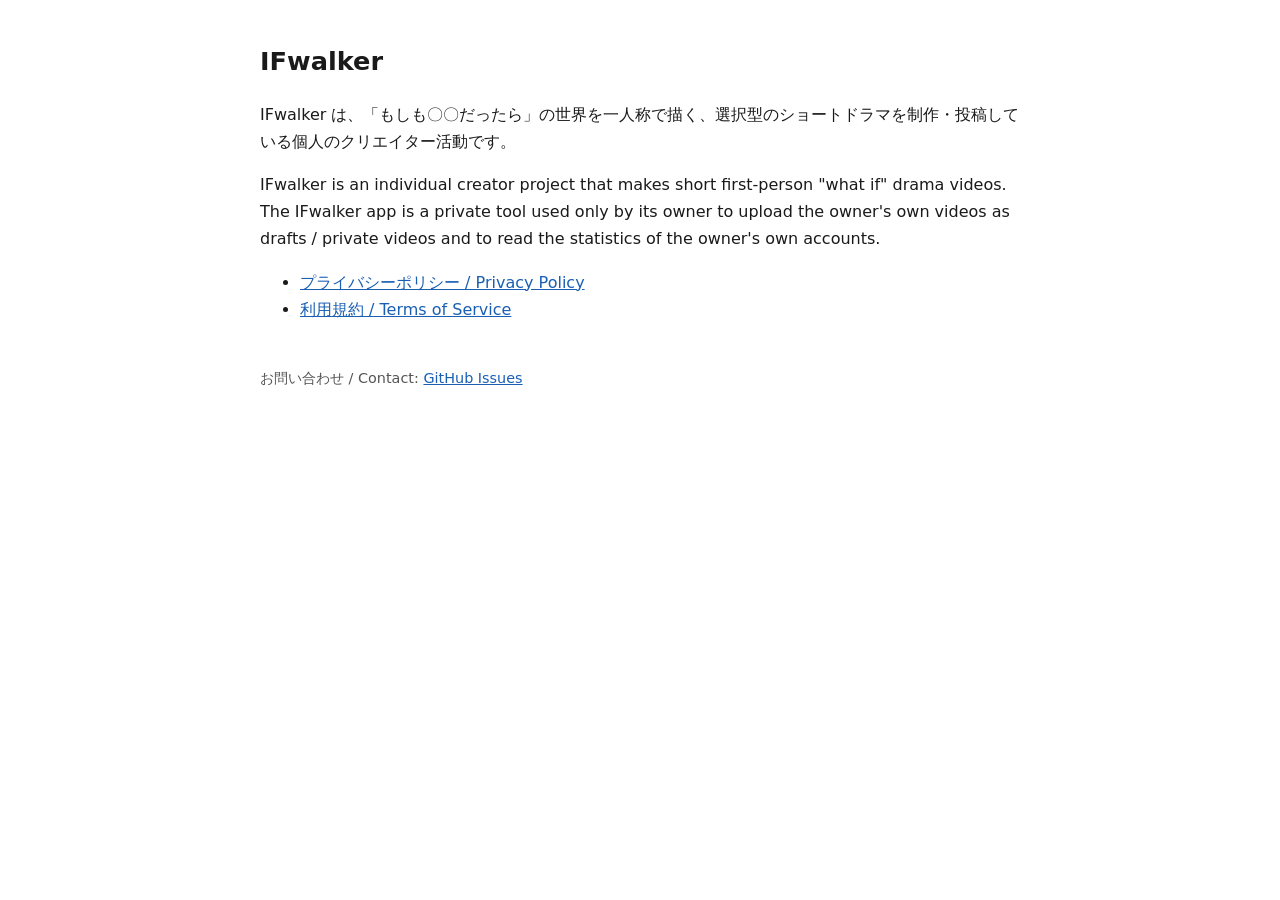
<file: index.html>
<!doctype html><html lang="ja"><head><meta charset="utf-8"><meta name="viewport" content="width=device-width,initial-scale=1">
<title>IFwalker</title><link rel="stylesheet" href="style.css"></head><body>
<h1>IFwalker</h1>
<p>IFwalker は、「もしも〇〇だったら」の世界を一人称で描く、選択型のショートドラマを制作・投稿している個人のクリエイター活動です。</p>
<p>IFwalker is an individual creator project that makes short first-person "what if" drama videos.
The IFwalker app is a private tool used only by its owner to upload the owner's own videos as drafts / private videos
and to read the statistics of the owner's own accounts.</p>
<ul><li><a href="privacy.html">プライバシーポリシー / Privacy Policy</a></li><li><a href="terms.html">利用規約 / Terms of Service</a></li></ul>
<footer>お問い合わせ / Contact: <a href="https://github.com/k45876992-dot/ifstudio-site/issues">GitHub Issues</a></footer>
</body></html>
</file>
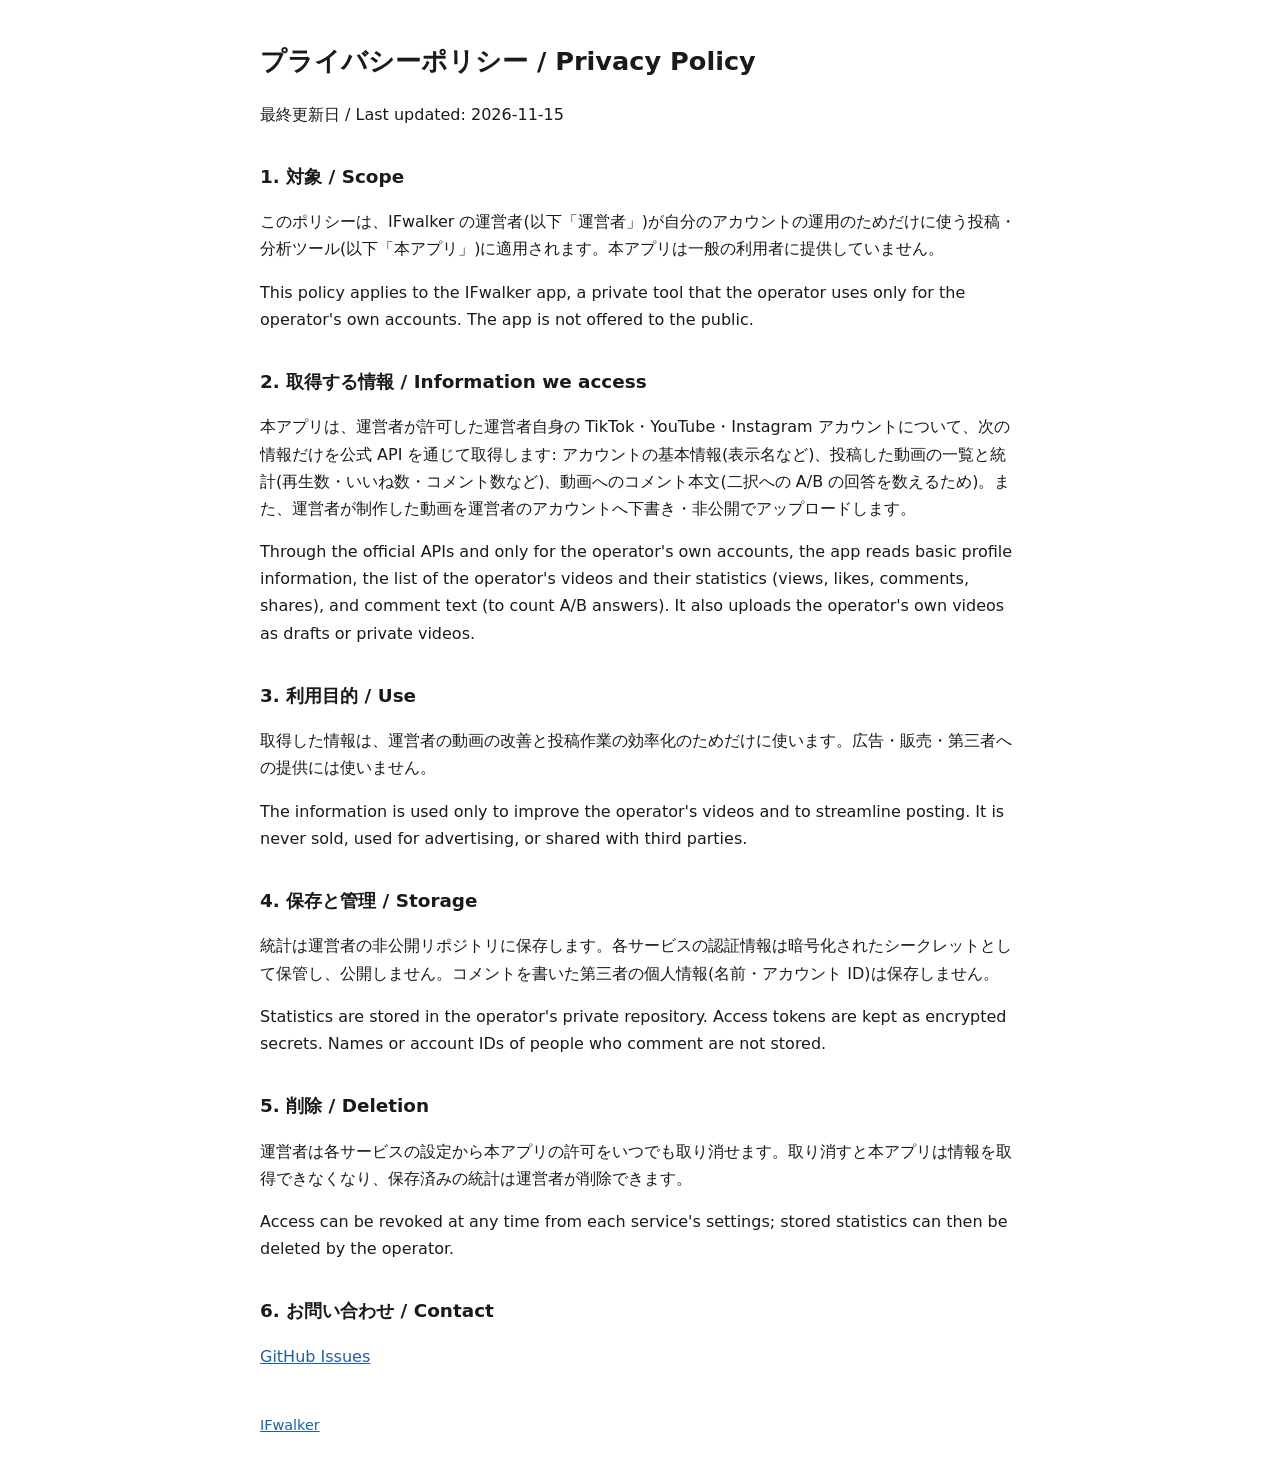
<file: privacy.html>
<!doctype html><html lang="ja"><head><meta charset="utf-8"><meta name="viewport" content="width=device-width,initial-scale=1">
<title>Privacy Policy - IFwalker</title><link rel="stylesheet" href="style.css"></head><body>
<h1>プライバシーポリシー / Privacy Policy</h1>
<p>最終更新日 / Last updated: 2026-11-15</p>
<h2>1. 対象 / Scope</h2>
<p>このポリシーは、IFwalker の運営者(以下「運営者」)が自分のアカウントの運用のためだけに使う投稿・分析ツール(以下「本アプリ」)に適用されます。本アプリは一般の利用者に提供していません。</p>
<p>This policy applies to the IFwalker app, a private tool that the operator uses only for the operator's own accounts. The app is not offered to the public.</p>
<h2>2. 取得する情報 / Information we access</h2>
<p>本アプリは、運営者が許可した運営者自身の TikTok・YouTube・Instagram アカウントについて、次の情報だけを公式 API を通じて取得します: アカウントの基本情報(表示名など)、投稿した動画の一覧と統計(再生数・いいね数・コメント数など)、動画へのコメント本文(二択への A/B の回答を数えるため)。また、運営者が制作した動画を運営者のアカウントへ下書き・非公開でアップロードします。</p>
<p>Through the official APIs and only for the operator's own accounts, the app reads basic profile information, the list of the operator's videos and their statistics (views, likes, comments, shares), and comment text (to count A/B answers). It also uploads the operator's own videos as drafts or private videos.</p>
<h2>3. 利用目的 / Use</h2>
<p>取得した情報は、運営者の動画の改善と投稿作業の効率化のためだけに使います。広告・販売・第三者への提供には使いません。</p>
<p>The information is used only to improve the operator's videos and to streamline posting. It is never sold, used for advertising, or shared with third parties.</p>
<h2>4. 保存と管理 / Storage</h2>
<p>統計は運営者の非公開リポジトリに保存します。各サービスの認証情報は暗号化されたシークレットとして保管し、公開しません。コメントを書いた第三者の個人情報(名前・アカウント ID)は保存しません。</p>
<p>Statistics are stored in the operator's private repository. Access tokens are kept as encrypted secrets. Names or account IDs of people who comment are not stored.</p>
<h2>5. 削除 / Deletion</h2>
<p>運営者は各サービスの設定から本アプリの許可をいつでも取り消せます。取り消すと本アプリは情報を取得できなくなり、保存済みの統計は運営者が削除できます。</p>
<p>Access can be revoked at any time from each service's settings; stored statistics can then be deleted by the operator.</p>
<h2>6. お問い合わせ / Contact</h2>
<p><a href="https://github.com/k45876992-dot/ifstudio-site/issues">GitHub Issues</a></p>
<footer><a href="index.html">IFwalker</a></footer>
</body></html>
</file>
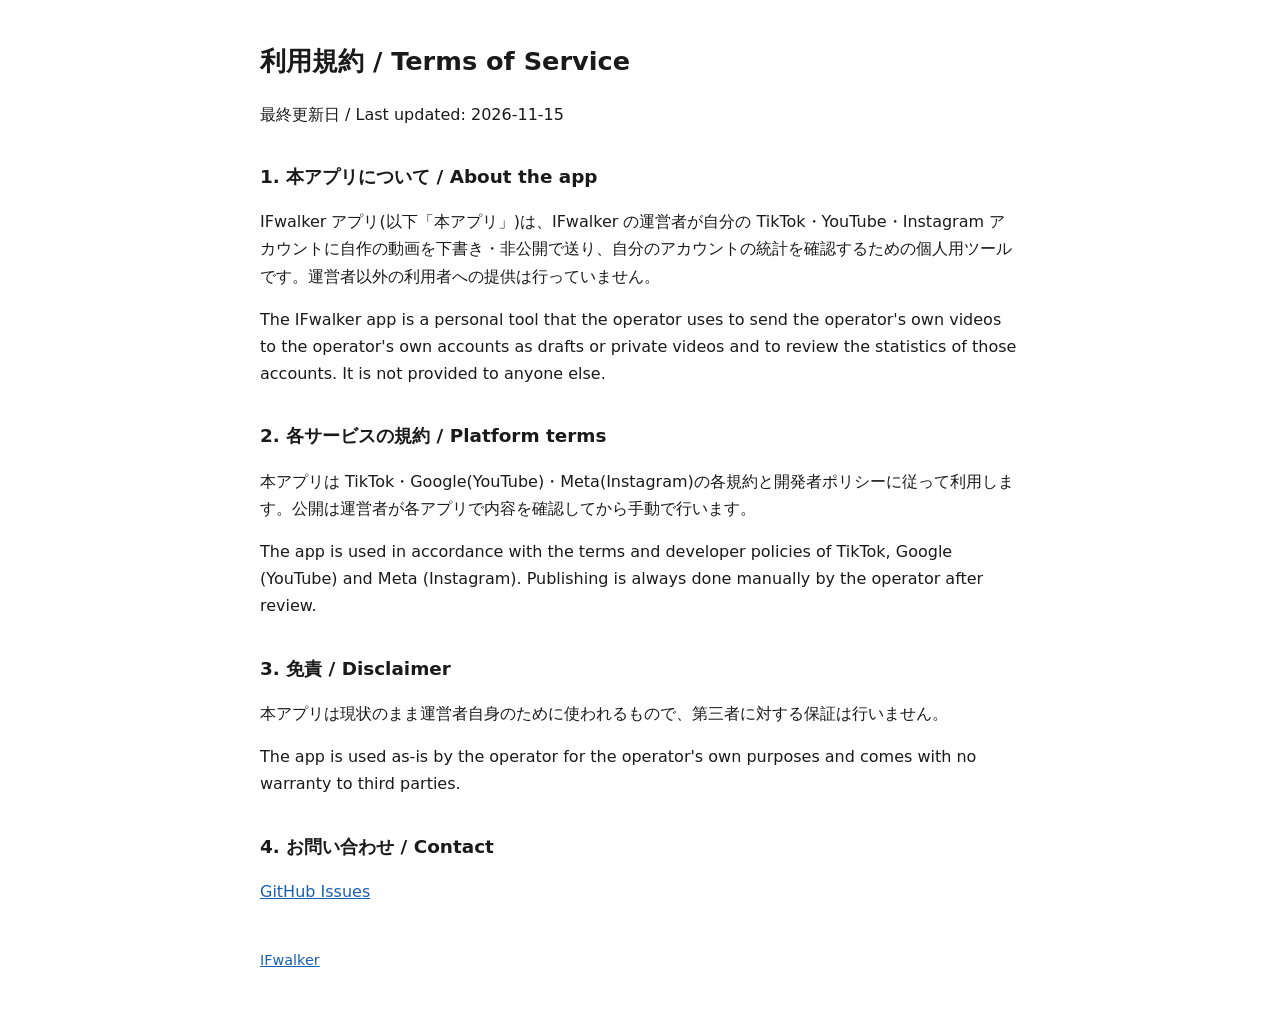
<file: terms.html>
<!doctype html><html lang="ja"><head><meta charset="utf-8"><meta name="viewport" content="width=device-width,initial-scale=1">
<title>Terms of Service - IFwalker</title><link rel="stylesheet" href="style.css"></head><body>
<h1>利用規約 / Terms of Service</h1>
<p>最終更新日 / Last updated: 2026-11-15</p>
<h2>1. 本アプリについて / About the app</h2>
<p>IFwalker アプリ(以下「本アプリ」)は、IFwalker の運営者が自分の TikTok・YouTube・Instagram アカウントに自作の動画を下書き・非公開で送り、自分のアカウントの統計を確認するための個人用ツールです。運営者以外の利用者への提供は行っていません。</p>
<p>The IFwalker app is a personal tool that the operator uses to send the operator's own videos to the operator's own accounts as drafts or private videos and to review the statistics of those accounts. It is not provided to anyone else.</p>
<h2>2. 各サービスの規約 / Platform terms</h2>
<p>本アプリは TikTok・Google(YouTube)・Meta(Instagram)の各規約と開発者ポリシーに従って利用します。公開は運営者が各アプリで内容を確認してから手動で行います。</p>
<p>The app is used in accordance with the terms and developer policies of TikTok, Google (YouTube) and Meta (Instagram). Publishing is always done manually by the operator after review.</p>
<h2>3. 免責 / Disclaimer</h2>
<p>本アプリは現状のまま運営者自身のために使われるもので、第三者に対する保証は行いません。</p>
<p>The app is used as-is by the operator for the operator's own purposes and comes with no warranty to third parties.</p>
<h2>4. お問い合わせ / Contact</h2>
<p><a href="https://github.com/k45876992-dot/ifstudio-site/issues">GitHub Issues</a></p>
<footer><a href="index.html">IFwalker</a></footer>
</body></html>
</file>
<file: style.css>
body{font-family:system-ui,-apple-system,"Noto Sans JP",sans-serif;max-width:760px;margin:40px auto;padding:0 16px;line-height:1.7;color:#1a1a1a;background:#fff}
h1{font-size:1.6em}h2{font-size:1.15em;margin-top:1.8em}a{color:#1a5fb4}footer{margin-top:3em;font-size:.9em;color:#555}
</file>
